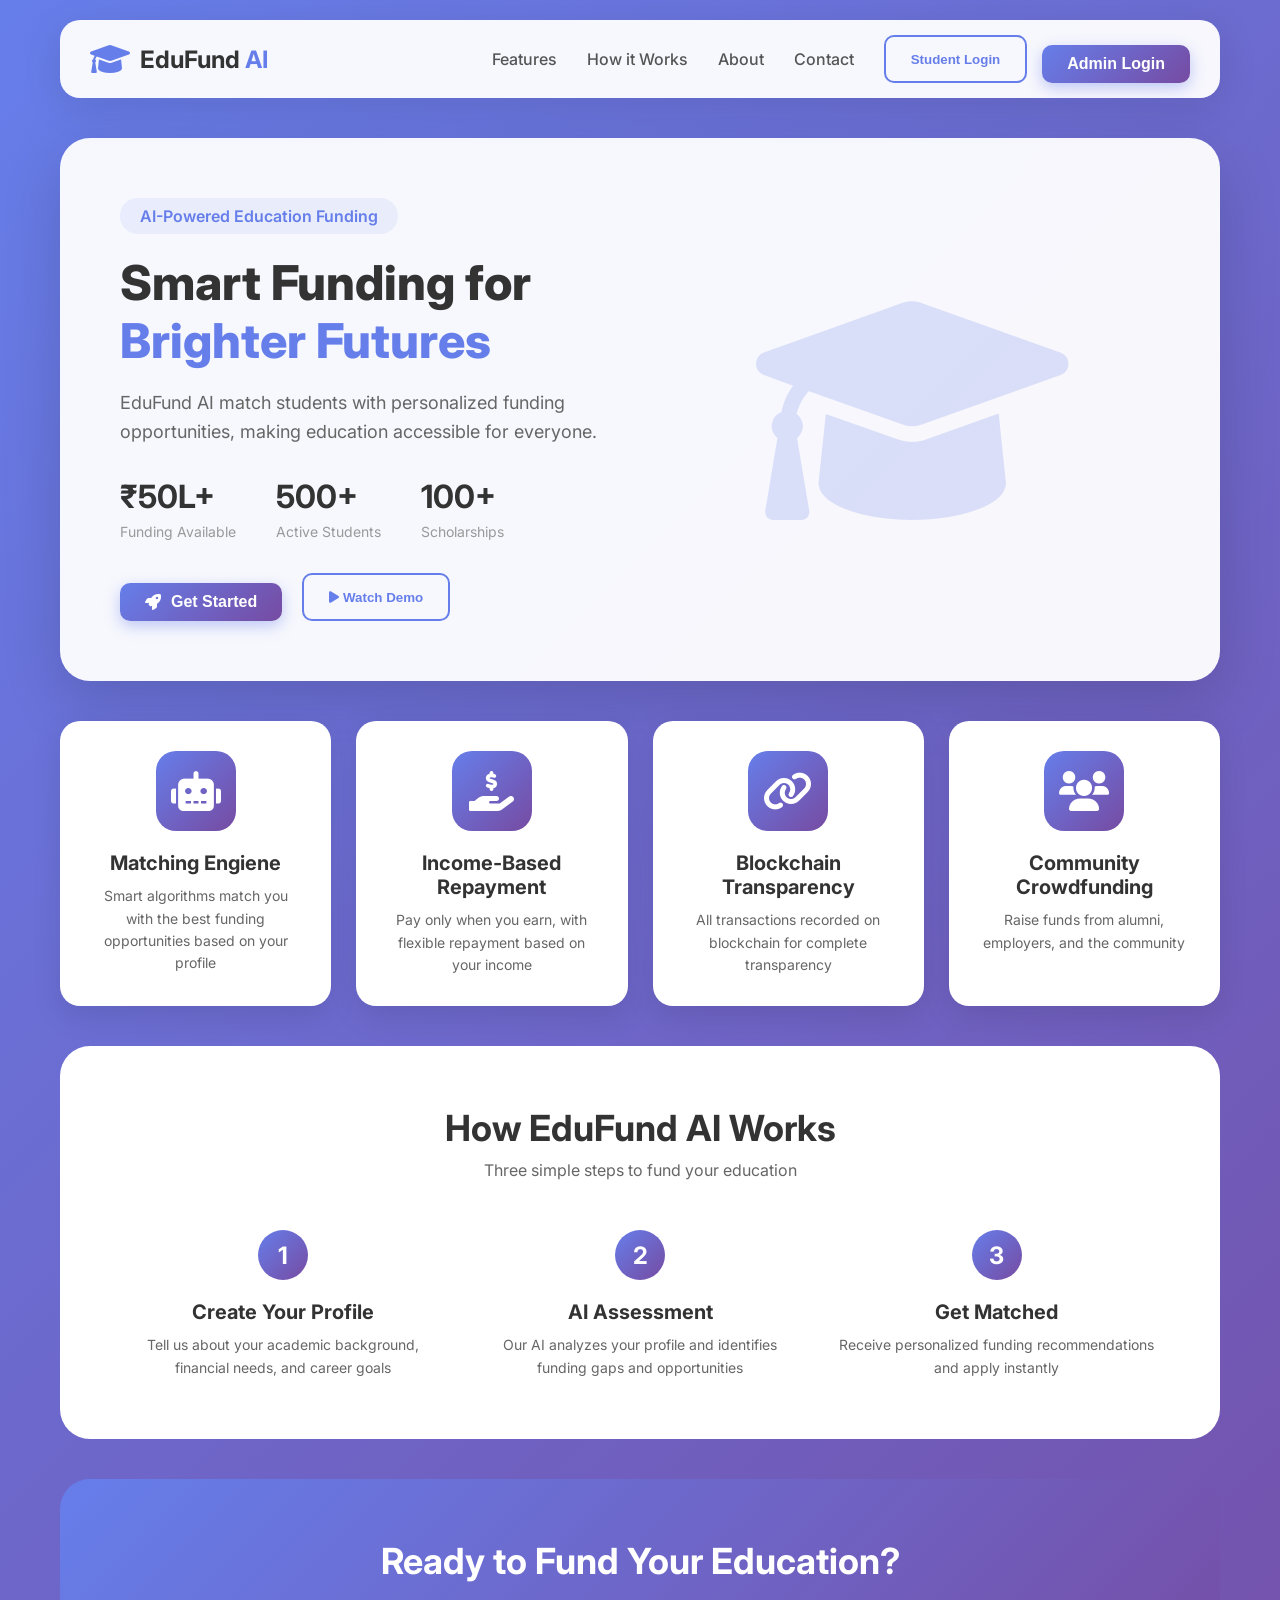
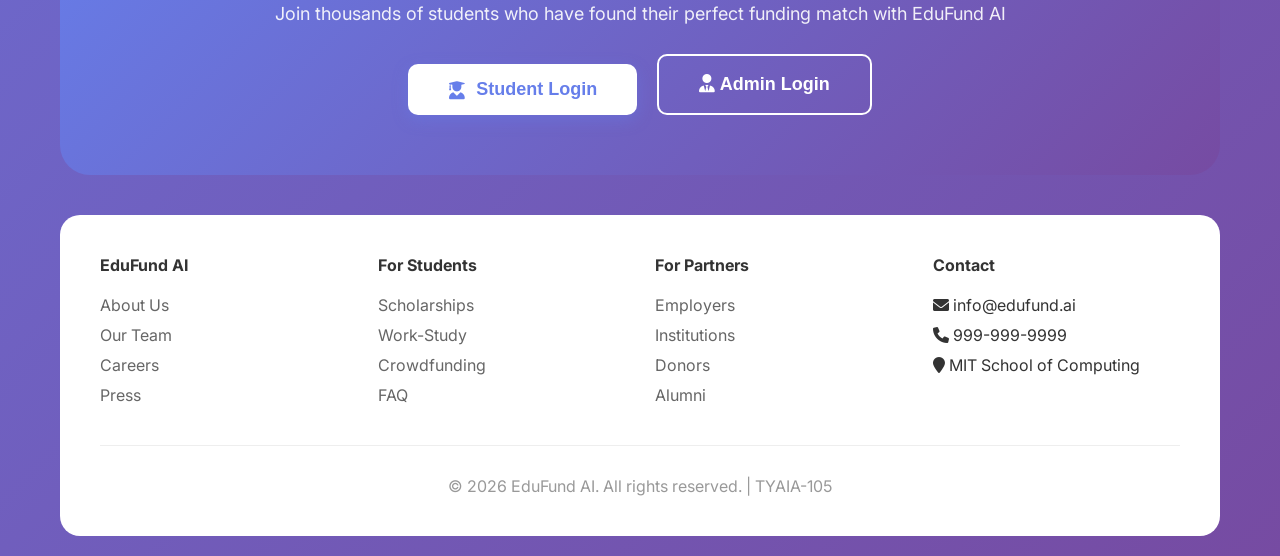
<file: frontend/index.html>
<!DOCTYPE html>
<html lang="en">
<head>
    <meta charset="UTF-8">
    <meta name="viewport" content="width=device-width, initial-scale=1.0">
    <title>EduFund AI - Smart Education Funding Platform</title>
    <link rel="stylesheet" href="style.css">
    <link href="https://fonts.googleapis.com/css2?family=Inter:wght@300;400;500;600;700;800&display=swap" rel="stylesheet">
    <link rel="stylesheet" href="https://cdnjs.cloudflare.com/ajax/libs/font-awesome/6.0.0-beta3/css/all.min.css">
    <style>
        /* Landing Page Specific Styles */
        .landing-body {
            background: linear-gradient(135deg, #667eea 0%, #764ba2 100%);
        }
        
        .landing-container {
            max-width: 1200px;
            margin: 0 auto;
            padding: 20px;
        }
        
        /* Navigation */
        .landing-nav {
            background: rgba(255, 255, 255, 0.95);
            border-radius: 20px;
            padding: 15px 30px;
            margin-bottom: 40px;
            display: flex;
            justify-content: space-between;
            align-items: center;
            backdrop-filter: blur(10px);
            box-shadow: 0 10px 40px rgba(0,0,0,0.1);
        }
        
        .nav-logo {
            display: flex;
            align-items: center;
            gap: 10px;
        }
        
        .nav-logo i {
            font-size: 32px;
            color: #667eea;
        }
        
        .nav-logo h2 {
            font-size: 24px;
            font-weight: 700;
            color: #333;
        }
        
        .nav-logo span {
            color: #667eea;
        }
        
        .nav-links {
            display: flex;
            gap: 30px;
            align-items: center;
        }
        
        .nav-links a {
            text-decoration: none;
            color: #555;
            font-weight: 500;
            transition: color 0.3s ease;
        }
        
        .nav-links a:hover {
            color: #667eea;
        }
        
        .nav-buttons {
            display: flex;
            gap: 15px;
        }
        
        .btn-outline {
            padding: 10px 25px;
            border: 2px solid #667eea;
            border-radius: 10px;
            background: transparent;
            color: #667eea;
            font-weight: 600;
            cursor: pointer;
            transition: all 0.3s ease;
        }
        
        .btn-outline:hover {
            background: #667eea;
            color: white;
        }
        
        .btn-primary {
            padding: 10px 25px;
            background: linear-gradient(135deg, #667eea 0%, #764ba2 100%);
            border: none;
            border-radius: 10px;
            color: white;
            font-weight: 600;
            cursor: pointer;
            transition: all 0.3s ease;
            box-shadow: 0 5px 15px rgba(102, 126, 234, 0.4);
        }
        
        .btn-primary:hover {
            transform: translateY(-2px);
            box-shadow: 0 8px 25px rgba(102, 126, 234, 0.5);
        }
        
        /* Hero Section */
        .hero {
            background: rgba(255, 255, 255, 0.95);
            border-radius: 30px;
            padding: 60px;
            margin-bottom: 40px;
            display: flex;
            align-items: center;
            gap: 50px;
            box-shadow: 0 20px 60px rgba(0,0,0,0.15);
        }
        
        .hero-content {
            flex: 1;
        }
        
        .hero-badge {
            background: rgba(102, 126, 234, 0.1);
            color: #667eea;
            padding: 8px 20px;
            border-radius: 30px;
            display: inline-block;
            font-weight: 600;
            margin-bottom: 20px;
        }
        
        .hero-content h1 {
            font-size: 48px;
            font-weight: 800;
            line-height: 1.2;
            margin-bottom: 20px;
            color: #333;
        }
        
        .hero-content .highlight {
            color: #667eea;
            position: relative;
        }
        
        .hero-content .highlight::after {
            content: '';
            position: absolute;
            bottom: 5px;
            left: 0;
            width: 100%;
            height: 10px;
            background: rgba(102, 126, 234, 0.2);
            z-index: -1;
        }
        
        .hero-content p {
            font-size: 18px;
            color: #666;
            margin-bottom: 30px;
            line-height: 1.6;
        }
        
        .hero-stats {
            display: flex;
            gap: 40px;
            margin: 30px 0;
        }
        
        .stat-item h3 {
            font-size: 32px;
            color: #333;
            margin-bottom: 5px;
        }
        
        .stat-item p {
            font-size: 14px;
            color: #999;
            margin: 0;
        }
        
        .hero-buttons {
            display: flex;
            gap: 20px;
        }
        
        .hero-image {
            flex: 1;
            text-align: center;
        }
        
        .hero-image i {
            font-size: 250px;
            color: #667eea;
            opacity: 0.2;
        }
        
        /* Features Section */
        .features {
            display: grid;
            grid-template-columns: repeat(4, 1fr);
            gap: 25px;
            margin-bottom: 40px;
        }
        
        .feature-card {
            background: white;
            border-radius: 20px;
            padding: 30px;
            text-align: center;
            box-shadow: 0 10px 30px rgba(0,0,0,0.1);
            transition: all 0.3s ease;
        }
        
        .feature-card:hover {
            transform: translateY(-10px);
            box-shadow: 0 20px 40px rgba(102, 126, 234, 0.2);
        }
        
        .feature-icon {
            width: 80px;
            height: 80px;
            background: linear-gradient(135deg, #667eea 0%, #764ba2 100%);
            border-radius: 20px;
            display: flex;
            align-items: center;
            justify-content: center;
            margin: 0 auto 20px;
        }
        
        .feature-icon i {
            font-size: 40px;
            color: white;
        }
        
        .feature-card h3 {
            font-size: 20px;
            color: #333;
            margin-bottom: 10px;
        }
        
        .feature-card p {
            color: #666;
            font-size: 14px;
            line-height: 1.6;
        }
        
        /* How It Works */
        .how-it-works {
            background: white;
            border-radius: 30px;
            padding: 60px;
            margin-bottom: 40px;
            text-align: center;
        }
        
        .section-title {
            font-size: 36px;
            color: #333;
            margin-bottom: 10px;
        }
        
        .section-subtitle {
            color: #666;
            margin-bottom: 50px;
        }
        
        .steps {
            display: flex;
            justify-content: space-between;
            gap: 30px;
        }
        
        .step {
            flex: 1;
            position: relative;
        }
        
        .step-number {
            width: 50px;
            height: 50px;
            background: linear-gradient(135deg, #667eea 0%, #764ba2 100%);
            border-radius: 50%;
            display: flex;
            align-items: center;
            justify-content: center;
            color: white;
            font-weight: 700;
            font-size: 24px;
            margin: 0 auto 20px;
        }
        
        .step h3 {
            font-size: 20px;
            color: #333;
            margin-bottom: 10px;
        }
        
        .step p {
            color: #666;
            font-size: 14px;
            line-height: 1.6;
        }
        
        /* CTA Section */
        .cta {
            background: linear-gradient(135deg, #667eea 0%, #764ba2 100%);
            border-radius: 30px;
            padding: 60px;
            text-align: center;
            color: white;
        }
        
        .cta h2 {
            font-size: 36px;
            margin-bottom: 20px;
        }
        
        .cta p {
            font-size: 18px;
            margin-bottom: 30px;
            opacity: 0.9;
        }
        
        .cta-buttons {
            display: flex;
            gap: 20px;
            justify-content: center;
        }
        
        .cta .btn-primary {
            background: white;
            color: #667eea;
            padding: 15px 40px;
            font-size: 18px;
        }
        
        .cta .btn-outline {
            border-color: white;
            color: white;
            padding: 15px 40px;
            font-size: 18px;
        }
        
        .cta .btn-outline:hover {
            background: white;
            color: #667eea;
        }
        
        /* Footer */
        .footer {
            background: white;
            border-radius: 20px;
            padding: 40px;
            margin-top: 40px;
            display: grid;
            grid-template-columns: repeat(4, 1fr);
            gap: 30px;
        }
        
        .footer-col h4 {
            color: #333;
            margin-bottom: 20px;
        }
        
        .footer-col ul {
            list-style: none;
        }
        
        .footer-col ul li {
            margin-bottom: 10px;
        }
        
        .footer-col ul li a {
            color: #666;
            text-decoration: none;
            transition: color 0.3s ease;
        }
        
        .footer-col ul li a:hover {
            color: #667eea;
        }
        
        .copyright {
            grid-column: 1 / -1;
            text-align: center;
            color: #999;
            padding-top: 30px;
            border-top: 1px solid #eee;
        }
        
        /* Login Modal */
        .modal {
            display: none;
            position: fixed;
            top: 0;
            left: 0;
            width: 100%;
            height: 100%;
            background: rgba(0,0,0,0.5);
            align-items: center;
            justify-content: center;
            z-index: 1000;
        }
        
        .modal.active {
            display: flex;
        }
        
        .modal-content {
            background: white;
            border-radius: 20px;
            padding: 40px;
            max-width: 400px;
            width: 90%;
            box-shadow: 0 20px 60px rgba(0,0,0,0.3);
        }
        
        .modal-content h2 {
            margin-bottom: 20px;
            color: #333;
        }
        
        .modal-content .form-group {
            margin-bottom: 20px;
        }
        
        .modal-content input {
            width: 100%;
            padding: 15px;
            border: 2px solid #e0e0e0;
            border-radius: 10px;
            font-size: 15px;
        }
        
        .modal-content input:focus {
            border-color: #667eea;
            outline: none;
        }
        
        .role-selector {
            display: flex;
            gap: 20px;
            margin-bottom: 20px;
        }
        
        .role-option {
            flex: 1;
            padding: 10px;
            border: 2px solid #e0e0e0;
            border-radius: 10px;
            text-align: center;
            cursor: pointer;
            transition: all 0.3s ease;
        }
        
        .role-option.active {
            border-color: #667eea;
            background: rgba(102, 126, 234, 0.1);
        }
        
        .role-option i {
            display: block;
            font-size: 24px;
            margin-bottom: 5px;
            color: #667eea;
        }
        
        .switch-auth {
            margin-top: 20px;
            text-align: center;
        }
        
        .switch-auth a {
            color: #667eea;
            text-decoration: none;
        }
        
        @media (max-width: 1024px) {
            .features {
                grid-template-columns: repeat(2, 1fr);
            }
            
            .hero {
                flex-direction: column;
                text-align: center;
            }
            
            .hero-stats {
                justify-content: center;
            }
            
            .hero-buttons {
                justify-content: center;
            }
            
            .steps {
                flex-direction: column;
            }
            
            .footer {
                grid-template-columns: repeat(2, 1fr);
            }
        }
        
        @media (max-width: 768px) {
            .landing-nav {
                flex-direction: column;
                gap: 15px;
            }
            
            .nav-links {
                flex-direction: column;
                width: 100%;
            }
            
            .features {
                grid-template-columns: 1fr;
            }
        }
    </style>
</head>
<body class="landing-body">
    <div class="landing-container">
        <!-- Navigation -->
        <nav class="landing-nav">
            <div class="nav-logo">
                <i class="fas fa-graduation-cap"></i>
                <h2>EduFund <span>AI</span></h2>
            </div>
            <div class="nav-links">
                <a href="#features">Features</a>
                <a href="#how-it-works">How it Works</a>
                <a href="#about">About</a>
                <a href="#contact">Contact</a>
                <div class="nav-buttons">
                    <button class="btn-outline" onclick="showLoginModal('student')">Student Login</button>
                    <button class="btn-primary" onclick="showLoginModal('admin')">Admin Login</button>
                </div>
            </div>
        </nav>

        <!-- Hero Section -->
        <section class="hero">
            <div class="hero-content">
                <span class="hero-badge">AI-Powered Education Funding</span>
                <h1>
                    Smart Funding for
                    <span class="highlight">Brighter Futures</span>
                </h1>
                <p>
                    EduFund AI match students with personalized 
                    funding opportunities, making education accessible for everyone.
                </p>
                <div class="hero-stats">
                    <div class="stat-item">
                        <h3>₹50L+</h3>
                        <p>Funding Available</p>
                    </div>
                    <div class="stat-item">
                        <h3>500+</h3>
                        <p>Active Students</p>
                    </div>
                    <div class="stat-item">
                        <h3>100+</h3>
                        <p>Scholarships</p>
                    </div>
                </div>
                <div class="hero-buttons">
                    <button class="btn-primary" onclick="showLoginModal('student')">
                        <i class="fas fa-rocket"></i> Get Started
                    </button>
                    <button class="btn-outline" onclick="showDemo()">
                        <i class="fas fa-play"></i> Watch Demo
                    </button>
                </div>
            </div>
            <div class="hero-image">
                <i class="fas fa-graduation-cap"></i>
            </div>
        </section>

        <!-- Features Section -->
        <section id="features" class="features">
            <div class="feature-card">
                <div class="feature-icon">
                    <i class="fas fa-robot"></i>
                </div>
                <h3>Matching Engiene</h3>
                <p>Smart algorithms match you with the best funding opportunities based on your profile</p>
            </div>
            <div class="feature-card">
                <div class="feature-icon">
                    <i class="fas fa-hand-holding-usd"></i>
                </div>
                <h3>Income-Based Repayment</h3>
                <p>Pay only when you earn, with flexible repayment based on your income</p>
            </div>
            <div class="feature-card">
                <div class="feature-icon">
                    <i class="fas fa-link"></i>
                </div>
                <h3>Blockchain Transparency</h3>
                <p>All transactions recorded on blockchain for complete transparency</p>
            </div>
            <div class="feature-card">
                <div class="feature-icon">
                    <i class="fas fa-users"></i>
                </div>
                <h3>Community Crowdfunding</h3>
                <p>Raise funds from alumni, employers, and the community</p>
            </div>
        </section>

        <!-- How It Works -->
        <section id="how-it-works" class="how-it-works">
            <h2 class="section-title">How EduFund AI Works</h2>
            <p class="section-subtitle">Three simple steps to fund your education</p>
            
            <div class="steps">
                <div class="step">
                    <div class="step-number">1</div>
                    <h3>Create Your Profile</h3>
                    <p>Tell us about your academic background, financial needs, and career goals</p>
                </div>
                <div class="step">
                    <div class="step-number">2</div>
                    <h3>AI Assessment</h3>
                    <p>Our AI analyzes your profile and identifies funding gaps and opportunities</p>
                </div>
                <div class="step">
                    <div class="step-number">3</div>
                    <h3>Get Matched</h3>
                    <p>Receive personalized funding recommendations and apply instantly</p>
                </div>
            </div>
        </section>

        <!-- CTA Section -->
        <section class="cta">
            <h2>Ready to Fund Your Education?</h2>
            <p>Join thousands of students who have found their perfect funding match with EduFund AI</p>
            <div class="cta-buttons">
                <button class="btn-primary" onclick="showLoginModal('student')">
                    <i class="fas fa-user-graduate"></i> Student Login
                </button>
                <button class="btn-outline" onclick="showLoginModal('admin')">
                    <i class="fas fa-user-tie"></i> Admin Login
                </button>
            </div>
        </section>

        <!-- Footer -->
        <footer class="footer">
            <div class="footer-col">
                <h4>EduFund AI</h4>
                <ul>
                    <li><a href="#about">About Us</a></li>
                    <li><a href="#team">Our Team</a></li>
                    <li><a href="#careers">Careers</a></li>
                    <li><a href="#press">Press</a></li>
                </ul>
            </div>
            <div class="footer-col">
                <h4>For Students</h4>
                <ul>
                    <li><a href="#scholarships">Scholarships</a></li>
                    <li><a href="#work-study">Work-Study</a></li>
                    <li><a href="#crowdfunding">Crowdfunding</a></li>
                    <li><a href="#faq">FAQ</a></li>
                </ul>
            </div>
            <div class="footer-col">
                <h4>For Partners</h4>
                <ul>
                    <li><a href="#employers">Employers</a></li>
                    <li><a href="#institutions">Institutions</a></li>
                    <li><a href="#donors">Donors</a></li>
                    <li><a href="#alumni">Alumni</a></li>
                </ul>
            </div>
            <div class="footer-col">
                <h4>Contact</h4>
                <ul>
                    <li><i class="fas fa-envelope"></i> info@edufund.ai</li>
                    <li><i class="fas fa-phone"></i> 999-999-9999</li>
                    <li><i class="fas fa-map-marker"></i> MIT School of Computing</li>
                </ul>
            </div>
            <div class="copyright">
                <p>&copy; 2026 EduFund AI. All rights reserved. | TYAIA-105</p>
            </div>
        </footer>
    </div>

    <!-- Login Modal -->
    <div id="login-modal" class="modal">
        <div class="modal-content">
            <h2 id="modal-title">Student Login</h2>
            
            <div class="role-selector">
                <div class="role-option active" onclick="switchRole('student')">
                    <i class="fas fa-user-graduate"></i>
                    <span>Student</span>
                </div>
                <div class="role-option" onclick="switchRole('admin')">
                    <i class="fas fa-user-tie"></i>
                    <span>Admin</span>
                </div>
            </div>
            
            <form id="login-form">
                <div class="form-group">
                    <input type="email" id="login-email" placeholder="Email" required>
                </div>
                <div class="form-group">
                    <input type="password" id="login-password" placeholder="Password" required>
                </div>
                <button type="submit" class="btn-primary" style="width: 100%;">Login</button>
            </form>
            
            <div class="switch-auth">
                <a href="#" onclick="showSignup()">Don't have an account? Sign up</a>
            </div>
        </div>
    </div>

    <!-- Signup Modal -->
    <div id="signup-modal" class="modal">
        <div class="modal-content">
            <h2>Create Account</h2>
            
            <form id="signup-form">
                <div class="form-group">
                    <input type="text" id="signup-name" placeholder="Full Name" required>
                </div>
                <div class="form-group">
                    <input type="email" id="signup-email" placeholder="Email" required>
                </div>
                <div class="form-group">
                    <input type="password" id="signup-password" placeholder="Password" required>
                </div>
                <div class="form-group">
                    <input type="password" id="signup-confirm" placeholder="Confirm Password" required>
                </div>
                <button type="submit" class="btn-primary" style="width: 100%;">Sign Up</button>
            </form>
            
            <div class="switch-auth">
                <a href="#" onclick="showLogin()">Already have an account? Login</a>
            </div>
        </div>
    </div>

    <script>
        const API_BASE_URL = window.location.origin.includes('localhost') 
            ? 'http://localhost:5000/api' 
            : '/api';
        
        let currentRole = 'student';
        
        function showLoginModal(role) {
            currentRole = role;
            document.getElementById('modal-title').textContent = role === 'student' ? 'Student Login' : 'Admin Login';
            document.getElementById('login-modal').classList.add('active');
            
            // Update role selector
            document.querySelectorAll('.role-option').forEach(opt => {
                opt.classList.remove('active');
                if (opt.querySelector('span').textContent.toLowerCase() === role) {
                    opt.classList.add('active');
                }
            });
        }
        
        function switchRole(role) {
            currentRole = role;
            document.getElementById('modal-title').textContent = role === 'student' ? 'Student Login' : 'Admin Login';
            document.querySelectorAll('.role-option').forEach(opt => {
                opt.classList.remove('active');
                if (opt.querySelector('span').textContent.toLowerCase() === role) {
                    opt.classList.add('active');
                }
            });
        }
        
        function showSignup() {
            document.getElementById('login-modal').classList.remove('active');
            document.getElementById('signup-modal').classList.add('active');
        }
        
        function showLogin() {
            document.getElementById('signup-modal').classList.remove('active');
            document.getElementById('login-modal').classList.add('active');
        }
        
        function showDemo() {
            alert('Demo video would play here!');
        }
        
        // Login Form
        document.getElementById('login-form')?.addEventListener('submit', async function(e) {
            e.preventDefault();
            
            const email = document.getElementById('login-email').value;
            const password = document.getElementById('login-password').value;
            
            try {
                const response = await fetch(`${API_BASE_URL}/auth/login`, {
                    method: 'POST',
                    headers: { 'Content-Type': 'application/json' },
                    body: JSON.stringify({ email, password })
                });
                
                const data = await response.json();
                
                if (data.success) {
                    // Store both token and user data
                    localStorage.setItem('token', data.access_token);
                    localStorage.setItem('user', JSON.stringify(data.user));
                    
                    console.log('Login successful:', data.user);
                    
                    if (data.user.role === 'admin') {
                        window.location.href = '/admin';
                    } else {
                        window.location.href = '/student';
                    }
                } else {
                    alert('Invalid credentials');
                }
            } catch (error) {
                console.error('Login error:', error);
                alert('Login failed');
            }
        });

        // Signup Form
        document.getElementById('signup-form')?.addEventListener('submit', async function(e) {
            e.preventDefault();
            
            const name = document.getElementById('signup-name').value;
            const email = document.getElementById('signup-email').value;
            const password = document.getElementById('signup-password').value;
            const confirm = document.getElementById('signup-confirm').value;
            
            if (password !== confirm) {
                alert('Passwords do not match');
                return;
            }
            
            try {
                const response = await fetch(`${API_BASE_URL}/auth/register`, {
                    method: 'POST',
                    headers: { 'Content-Type': 'application/json' },
                    body: JSON.stringify({
                        name,
                        email,
                        password,
                        role: 'student'
                    })
                });
                
                const data = await response.json();
                
                if (data.success) {
                    // Store both token and user data
                    localStorage.setItem('token', data.access_token);
                    localStorage.setItem('user', JSON.stringify(data.user));
                    
                    alert('Registration successful!');
                    window.location.href = '/student';
                } else {
                    alert('Registration failed: ' + (data.error || 'Unknown error'));
                }
            } catch (error) {
                console.error('Signup error:', error);
                alert('Signup failed');
            }
        });
        
        // Close modal when clicking outside
        window.onclick = function(event) {
            if (event.target.classList.contains('modal')) {
                event.target.classList.remove('active');
            }
        }
    </script>
</body>
</html>
</file>
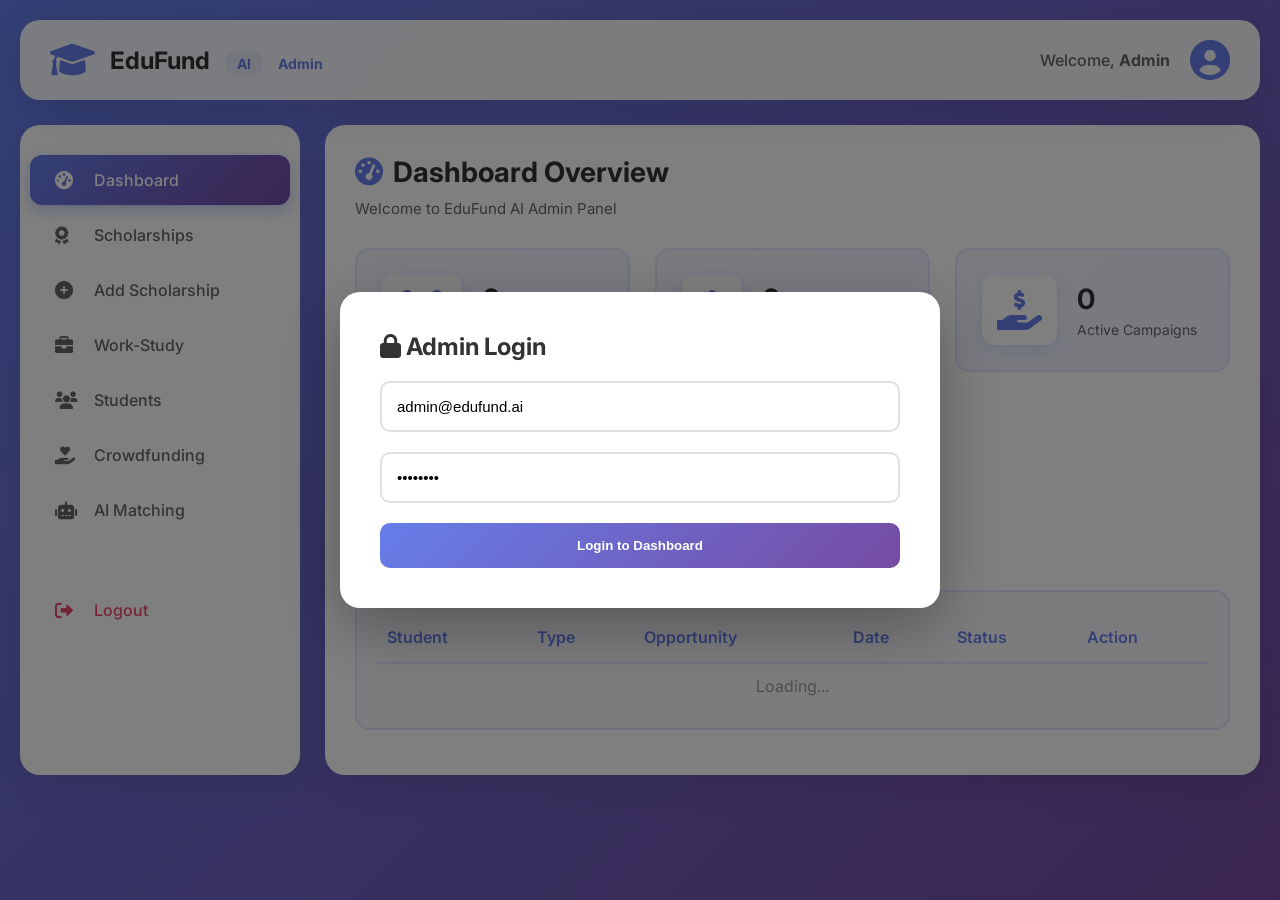
<file: frontend/admin.html>
<!DOCTYPE html>
<html lang="en">
<head>
    <meta charset="UTF-8">
    <meta name="viewport" content="width=device-width, initial-scale=1.0">
    <title>EduFund AI - Admin Dashboard</title>
    <link rel="stylesheet" href="style.css">
    <link href="https://fonts.googleapis.com/css2?family=Inter:wght@300;400;500;600;700&display=swap" rel="stylesheet">
    <link rel="stylesheet" href="https://cdnjs.cloudflare.com/ajax/libs/font-awesome/6.0.0-beta3/css/all.min.css">
    <style>
        /* Admin-specific styles that complement the existing style.css */
        .admin-body {
            background: linear-gradient(135deg, #667eea 0%, #764ba2 100%);
            min-height: 100vh;
        }

        .admin-container {
            max-width: 1400px;
            margin: 0 auto;
            padding: 20px;
        }

        /* Admin Header */
        .admin-header {
            background: rgba(255, 255, 255, 0.95);
            border-radius: 20px;
            padding: 20px 30px;
            margin-bottom: 25px;
            box-shadow: 0 10px 40px rgba(0,0,0,0.1);
            display: flex;
            justify-content: space-between;
            align-items: center;
            backdrop-filter: blur(10px);
        }

        .admin-logo {
            display: flex;
            align-items: center;
            gap: 15px;
        }

        .admin-logo i {
            font-size: 36px;
            color: #667eea;
        }

        .admin-logo h1 {
            font-size: 24px;
            font-weight: 700;
            color: #333;
        }

        .admin-logo span {
            color: #667eea;
            background: rgba(102, 126, 234, 0.1);
            padding: 4px 12px;
            border-radius: 20px;
            font-size: 14px;
            margin-left: 10px;
        }

        .admin-profile {
            display: flex;
            align-items: center;
            gap: 20px;
        }

        .admin-profile span {
            color: #666;
            font-weight: 500;
        }

        .admin-profile i {
            font-size: 40px;
            color: #667eea;
            cursor: pointer;
        }

        /* Admin Dashboard Layout */
        .admin-dashboard {
            display: flex;
            gap: 25px;
            min-height: 650px;
        }

        /* Admin Sidebar */
        .admin-sidebar {
            width: 280px;
            background: white;
            border-radius: 20px;
            padding: 25px 0;
            box-shadow: 0 10px 40px rgba(0,0,0,0.1);
            display: flex;
            flex-direction: column;
        }

        .admin-nav {
            list-style: none;
            flex-grow: 1;
        }

        .admin-nav li {
            padding: 15px 25px;
            margin: 5px 10px;
            border-radius: 12px;
            cursor: pointer;
            transition: all 0.3s ease;
            display: flex;
            align-items: center;
            gap: 15px;
            color: #666;
            font-weight: 500;
        }

        .admin-nav li i {
            width: 24px;
            font-size: 18px;
        }

        .admin-nav li:hover {
            background: #f5f5f5;
            color: #667eea;
        }

        .admin-nav li.active {
            background: linear-gradient(135deg, #667eea 0%, #764ba2 100%);
            color: white;
            box-shadow: 0 5px 15px rgba(102, 126, 234, 0.4);
        }

        .admin-nav li.logout {
            margin-top: 50px;
            color: #ef476f;
        }

        .admin-nav li.logout:hover {
            background: #fee;
        }

        /* Admin Main Content */
        .admin-main {
            flex: 1;
            background: white;
            border-radius: 20px;
            padding: 30px;
            box-shadow: 0 10px 40px rgba(0,0,0,0.1);
        }

        .admin-tab {
            display: none;
        }

        .admin-tab.active {
            display: block;
            animation: fadeIn 0.5s ease;
        }

        .admin-tab h1 {
            font-size: 28px;
            margin-bottom: 10px;
            color: #333;
            display: flex;
            align-items: center;
            gap: 10px;
        }

        .admin-tab h1 i {
            color: #667eea;
        }

        .admin-tab h2 {
            font-size: 20px;
            margin: 25px 0 15px;
            color: #444;
        }

        .section-desc {
            color: #666;
            margin-bottom: 30px;
            font-size: 15px;
        }

        /* Stats Grid */
        .stats-grid {
            display: grid;
            grid-template-columns: repeat(auto-fit, minmax(240px, 1fr));
            gap: 25px;
            margin-bottom: 30px;
        }

        .stat-card {
            background: linear-gradient(135deg, #f5f7ff 0%, #f0f3ff 100%);
            border-radius: 15px;
            padding: 25px;
            display: flex;
            align-items: center;
            gap: 20px;
            border: 2px solid #e0e7ff;
            transition: all 0.3s ease;
        }

        .stat-card:hover {
            transform: translateY(-5px);
            border-color: #667eea;
            box-shadow: 0 10px 30px rgba(102, 126, 234, 0.2);
        }

        .stat-card i {
            font-size: 40px;
            color: #667eea;
            background: white;
            padding: 15px;
            border-radius: 12px;
            box-shadow: 0 5px 15px rgba(102, 126, 234, 0.2);
        }

        .stat-info h3 {
            font-size: 28px;
            font-weight: 700;
            color: #333;
            margin-bottom: 5px;
        }

        .stat-info p {
            color: #666;
            font-size: 14px;
        }

        /* Tables */
        .table-container {
            background: #f8f9ff;
            border-radius: 15px;
            padding: 20px;
            border: 2px solid #e0e7ff;
            overflow-x: auto;
        }

        table {
            width: 100%;
            border-collapse: collapse;
        }

        th {
            text-align: left;
            padding: 15px 10px;
            color: #667eea;
            font-weight: 600;
            border-bottom: 2px solid #e0e7ff;
        }

        td {
            padding: 12px 10px;
            color: #555;
            border-bottom: 1px solid #e0e7ff;
        }

        tr:last-child td {
            border-bottom: none;
        }

        tr:hover td {
            background: rgba(102, 126, 234, 0.05);
        }

        /* Forms */
        .admin-form {
            max-width: 800px;
            background: #f8f9ff;
            padding: 30px;
            border-radius: 15px;
            border: 2px solid #e0e7ff;
        }

        .form-row {
            display: flex;
            gap: 20px;
            margin-bottom: 20px;
        }

        .form-group {
            flex: 1;
        }

        .form-group label {
            display: block;
            margin-bottom: 8px;
            color: #555;
            font-weight: 500;
            font-size: 14px;
        }

        .form-group label i {
            color: #667eea;
            margin-right: 8px;
        }

        .form-group input,
        .form-group select,
        .form-group textarea {
            width: 100%;
            padding: 12px 15px;
            border: 2px solid #e0e0e0;
            border-radius: 10px;
            font-size: 15px;
            transition: all 0.3s ease;
            font-family: 'Inter', sans-serif;
        }

        .form-group input:focus,
        .form-group select:focus,
        .form-group textarea:focus {
            border-color: #667eea;
            outline: none;
            box-shadow: 0 0 0 3px rgba(102, 126, 234, 0.1);
        }

        .checkbox-group {
            display: flex;
            gap: 30px;
            margin: 20px 0;
            flex-wrap: wrap;
        }

        .checkbox-group label {
            display: flex;
            align-items: center;
            gap: 8px;
            color: #555;
            cursor: pointer;
        }

        .checkbox-group input[type="checkbox"] {
            width: 18px;
            height: 18px;
            accent-color: #667eea;
        }

        /* Cards Grid */
        .cards-grid {
            display: grid;
            grid-template-columns: repeat(auto-fit, minmax(300px, 1fr));
            gap: 25px;
            margin-top: 20px;
        }

        .card {
            background: white;
            border-radius: 15px;
            padding: 25px;
            box-shadow: 0 5px 20px rgba(0,0,0,0.05);
            border: 2px solid #f0f0f0;
            transition: all 0.3s ease;
        }

        .card:hover {
            transform: translateY(-5px);
            border-color: #667eea;
            box-shadow: 0 10px 30px rgba(102, 126, 234, 0.2);
        }

        .card-header {
            display: flex;
            justify-content: space-between;
            align-items: center;
            margin-bottom: 15px;
        }

        .card-header i {
            font-size: 24px;
            color: #667eea;
            background: #f0f3ff;
            padding: 10px;
            border-radius: 10px;
        }

        .status-badge {
            padding: 4px 12px;
            border-radius: 20px;
            font-size: 12px;
            font-weight: 600;
        }

        .status-badge.active {
            background: #e8f5e9;
            color: #2e7d32;
        }

        .status-badge.pending {
            background: #fff3e0;
            color: #f57c00;
        }

        .status-badge.closed {
            background: #ffebee;
            color: #c62828;
        }

        .card h3 {
            color: #333;
            margin-bottom: 10px;
        }

        .card .provider {
            color: #667eea;
            font-weight: 500;
            margin-bottom: 10px;
        }

        .card .amount {
            font-size: 24px;
            font-weight: 700;
            color: #333;
            margin: 15px 0;
        }

        .card .deadline {
            color: #666;
            font-size: 14px;
            margin-bottom: 15px;
        }

        .card .deadline i {
            color: #667eea;
            margin-right: 5px;
        }

        .card-footer {
            display: flex;
            gap: 10px;
            margin-top: 20px;
        }

        .btn-small {
            padding: 8px 15px;
            border: none;
            border-radius: 8px;
            font-size: 13px;
            font-weight: 600;
            cursor: pointer;
            transition: all 0.3s ease;
            display: inline-flex;
            align-items: center;
            gap: 5px;
        }

        .btn-small.edit {
            background: #f0f3ff;
            color: #667eea;
        }

        .btn-small.edit:hover {
            background: #667eea;
            color: white;
        }

        .btn-small.delete {
            background: #ffebee;
            color: #ef476f;
        }

        .btn-small.delete:hover {
            background: #ef476f;
            color: white;
        }

        .btn-small.view {
            background: #e8f5e9;
            color: #2e7d32;
        }

        /* Search Bar */
        .search-bar {
            display: flex;
            align-items: center;
            gap: 15px;
            margin-bottom: 25px;
        }

        .search-bar input {
            flex: 1;
            padding: 15px;
            border: 2px solid #e0e0e0;
            border-radius: 10px;
            font-size: 15px;
        }

        .search-bar button {
            padding: 15px 25px;
            background: linear-gradient(135deg, #667eea 0%, #764ba2 100%);
            color: white;
            border: none;
            border-radius: 10px;
            font-weight: 600;
            cursor: pointer;
            transition: all 0.3s ease;
        }

        .search-bar button:hover {
            transform: translateY(-2px);
            box-shadow: 0 5px 15px rgba(102, 126, 234, 0.4);
        }

        
        /* Update modal styles */
        .modal {
            position: fixed;
            top: 0;
            left: 0;
            width: 100%;
            height: 100%;
            background: rgba(0,0,0,0.5);
            display: none;
            justify-content: center;
            align-items: center;
            z-index: 1000;
            overflow-y: auto; /* Enable scrolling on modal backdrop */
            padding: 20px;
        }

        .modal-content {
            background: white;
            border-radius: 20px;
            padding: 40px;
            max-width: 600px;
            width: 90%;
            max-height: 90vh; /* Limit height */
            overflow-y: auto; /* Make content scrollable */
            box-shadow: 0 20px 60px rgba(0,0,0,0.3);
            position: relative;
            margin: auto;
        }

        /* Add close button to modal */
        .modal-close {
            position: absolute;
            top: 15px;
            right: 15px;
            background: none;
            border: none;
            font-size: 24px;
            cursor: pointer;
            color: #666;
            transition: color 0.3s ease;
            width: 30px;
            height: 30px;
            display: flex;
            align-items: center;
            justify-content: center;
            border-radius: 50%;
        }

        .modal-close:hover {
            color: #ef476f;
            background: #fee;
        }

        /* Close when clicking outside */
        .modal {
            cursor: pointer;
        }

        .modal-content {
            cursor: default;
        }


        .modal-content h2 {
            margin-bottom: 20px;
            color: #333;
        }

        .modal-content form {
            display: flex;
            flex-direction: column;
            gap: 20px;
        }

        .modal-content input {
            padding: 15px;
            border: 2px solid #e0e0e0;
            border-radius: 10px;
            font-size: 15px;
        }

        .modal-content button {
            padding: 15px;
            background: linear-gradient(135deg, #667eea 0%, #764ba2 100%);
            color: white;
            border: none;
            border-radius: 10px;
            font-weight: 600;
            cursor: pointer;
        }

        /* Loading Spinner */
        .loading-spinner {
            text-align: center;
            padding: 50px;
        }

        .spinner {
            border: 4px solid #f3f3f3;
            border-top: 4px solid #667eea;
            border-radius: 50%;
            width: 40px;
            height: 40px;
            animation: spin 1s linear infinite;
            margin: 0 auto 20px;
        }

        @keyframes spin {
            0% { transform: rotate(0deg); }
            100% { transform: rotate(360deg); }
        }

        @keyframes fadeIn {
            from { opacity: 0; transform: translateY(20px); }
            to { opacity: 1; transform: translateY(0); }
        }

        /* Responsive */
        @media (max-width: 1024px) {
            .admin-dashboard {
                flex-direction: column;
            }
            
            .admin-sidebar {
                width: 100%;
            }
            
            .form-row {
                flex-direction: column;
            }
            
            .admin-header {
                flex-direction: column;
                text-align: center;
                gap: 15px;
            }
        }
    </style>
</head>
<body class="admin-body">
    <div class="admin-container">
        <!-- Admin Header (matches index style) -->
        <header class="admin-header">
            <div class="admin-logo">
                <i class="fas fa-graduation-cap"></i>
                <h1>EduFund <span>AI</span> <small style="font-size: 14px; color: #667eea; margin-left: 10px;">Admin</small></h1>
            </div>
            <div class="admin-profile">
                <span>Welcome, <strong id="admin-name">Admin</strong></span>
                <i class="fas fa-user-circle"></i>
            </div>
        </header>

        <!-- Admin Dashboard -->
        <div class="admin-dashboard">
            <!-- Admin Sidebar (matches nav style from index) -->
            <div class="admin-sidebar">
                <ul class="admin-nav">
                    <li class="active" data-tab="dashboard">
                        <i class="fas fa-tachometer-alt"></i>
                        <span>Dashboard</span>
                    </li>
                    <li data-tab="scholarships">
                        <i class="fas fa-award"></i>
                        <span>Scholarships</span>
                    </li>
                    <li data-tab="add-scholarship">
                        <i class="fas fa-plus-circle"></i>
                        <span>Add Scholarship</span>
                    </li>
                    <li data-tab="work-study">
                        <i class="fas fa-briefcase"></i>
                        <span>Work-Study</span>
                    </li>
                    <li data-tab="students">
                        <i class="fas fa-users"></i>
                        <span>Students</span>
                    </li>
                    <li data-tab="campaigns">
                        <i class="fas fa-hand-holding-heart"></i>
                        <span>Crowdfunding</span>
                    </li>
                    <li data-tab="matching">
                        <i class="fas fa-robot"></i>
                        <span>AI Matching</span>
                    </li>
                    <li class="logout" data-tab="logout">
                        <i class="fas fa-sign-out-alt"></i>
                        <span>Logout</span>
                    </li>
                </ul>
            </div>

            <!-- Admin Main Content -->
            <div class="admin-main">
                <!-- Dashboard Tab -->
                <div id="dashboard" class="admin-tab active">
                    <h1><i class="fas fa-tachometer-alt"></i> Dashboard Overview</h1>
                    <p class="section-desc">Welcome to EduFund AI Admin Panel</p>
                    
                    <div class="stats-grid">
                        <div class="stat-card">
                            <i class="fas fa-users"></i>
                            <div class="stat-info">
                                <h3 id="total-students">0</h3>
                                <p>Total Students</p>
                            </div>
                        </div>
                        <div class="stat-card">
                            <i class="fas fa-award"></i>
                            <div class="stat-info">
                                <h3 id="active-scholarships">0</h3>
                                <p>Active Scholarships</p>
                            </div>
                        </div>
                        <div class="stat-card">
                            <i class="fas fa-hand-holding-usd"></i>
                            <div class="stat-info">
                                <h3 id="active-campaigns">0</h3>
                                <p>Active Campaigns</p>
                            </div>
                        </div>
                        <div class="stat-card">
                            <i class="fas fa-file-alt"></i>
                            <div class="stat-info">
                                <h3 id="total-applications">0</h3>
                                <p>Total Applications</p>
                            </div>
                        </div>
                    </div>

                    <h2><i class="fas fa-clock"></i> Recent Applications</h2>
                    <div class="table-container">
                        <table id="recent-applications-table">
                            <thead>
                                <tr>
                                    <th>Student</th>
                                    <th>Type</th>
                                    <th>Opportunity</th>
                                    <th>Date</th>
                                    <th>Status</th>
                                    <th>Action</th>
                                </tr>
                            </thead>
                            <tbody id="recent-applications">
                                <tr>
                                    <td colspan="6" style="text-align: center; color: #999;">Loading...</td>
                                </tr>
                            </tbody>
                        </table>
                    </div>
                </div>

                <!-- Scholarships Tab -->
                <div id="scholarships" class="admin-tab">
                    <h1><i class="fas fa-award"></i> Manage Scholarships</h1>
                    <div class="search-bar">
                        <input type="text" id="scholarship-search" placeholder="Search scholarships by name, provider...">
                        <button onclick="searchScholarships()"><i class="fas fa-search"></i> Search</button>
                    </div>
                    <div class="cards-grid" id="scholarships-list">
                        <!-- Populated by JS -->
                    </div>
                </div>

                <!-- Add Scholarship Tab -->
                
                <div id="add-scholarship" class="admin-tab">
                    <h1><i class="fas fa-plus-circle"></i> Add New Scholarship</h1>
                    <form id="scholarship-form" class="admin-form">
                        <div class="form-group">
                            <label><i class="fas fa-graduation-cap"></i> Scholarship Name</label>
                            <input type="text" id="scholarship-name" placeholder="e.g., Merit Excellence Scholarship" required>
                        </div>
                        
                        <div class="form-group">
                            <label><i class="fas fa-building"></i> Provider/Organization</label>
                            <input type="text" id="scholarship-provider" placeholder="e.g., EduFund Foundation" required>
                        </div>
                        
                        <div class="form-row">
                            <div class="form-group">
                                <label><i class="fas fa-rupee-sign"></i> Amount (₹)</label>
                                <input type="number" id="scholarship-amount" placeholder="e.g., 50000" required>
                            </div>
                            <div class="form-group">
                                <label><i class="fas fa-calendar"></i> Deadline</label>
                                <input type="date" id="scholarship-deadline" required>
                            </div>
                        </div>
                        
                        <!-- NEW: Link field -->
                        <div class="form-group">
                            <label><i class="fas fa-link"></i> Official Website Link</label>
                            <input type="url" id="scholarship-link" placeholder="https://scholarship-website.com/apply" required>
                            <small style="color: #666;">Students will be redirected to this link to apply</small>
                        </div>
                        
                        <div class="form-group">
                            <label><i class="fas fa-align-left"></i> Description</label>
                            <textarea id="scholarship-description" rows="3" placeholder="Describe the scholarship details..."></textarea>
                        </div>
                        
                        <h3 style="color: #667eea; margin: 20px 0 15px;">Eligibility Criteria</h3>
                        
                        <div class="form-row">
                            <div class="form-group">
                                <label><i class="fas fa-star"></i> Minimum Academic Score (%)</label>
                                <input type="number" id="min-academic-score" min="0" max="100" placeholder="e.g., 75">
                            </div>
                            <div class="form-group">
                                <label><i class="fas fa-rupee-sign"></i> Maximum Family Income (₹)</label>
                                <input type="number" id="max-income" placeholder="e.g., 500000">
                            </div>
                        </div>
                        
                        <div class="form-group">
                            <label><i class="fas fa-book"></i> Eligible Courses</label>
                            <input type="text" id="eligible-courses" placeholder="e.g., Engineering, Medical, Arts (comma separated, or 'all')">
                        </div>
                        
                        <div class="checkbox-group">
                            <label>
                                <input type="checkbox" id="merit-based"> Merit Based
                            </label>
                            <label>
                                <input type="checkbox" id="need-based"> Need Based
                            </label>
                            <label>
                                <input type="checkbox" id="requires-extracurricular"> Requires Extracurricular
                            </label>
                        </div>
                        
                        <div class="form-group">
                            <label><i class="fas fa-clipboard-list"></i> Other Requirements</label>
                            <textarea id="other-requirements" rows="2" placeholder="Any other requirements..."></textarea>
                        </div>
                        
                        <button type="submit" class="btn-primary" style="width: 100%;">
                            <i class="fas fa-save"></i> Add Scholarship
                        </button>
                    </form>
                </div>

                <!-- Work-Study Tab -->
                <div id="work-study" class="admin-tab">
                    <h1><i class="fas fa-briefcase"></i> Work-Study Opportunities</h1>
                    
                    <div style="display: flex; gap: 20px; margin-bottom: 30px;">
                        <button class="btn-primary" onclick="showAddWorkStudy()">
                            <i class="fas fa-plus"></i> Add New Opportunity
                        </button>
                    </div>
                    
                    <div class="cards-grid" id="work-study-list">
                        <!-- Populated by JS -->
                    </div>
                </div>

                <!-- Students Tab -->
                <div id="students" class="admin-tab">
                    <h1><i class="fas fa-users"></i> Students</h1>
                    <div class="search-bar">
                        <input type="text" id="student-search" placeholder="Search students by name, email, course...">
                        <button onclick="searchStudents()"><i class="fas fa-search"></i> Search</button>
                    </div>
                    <div class="cards-grid" id="students-list">
                        <!-- Populated by JS -->
                    </div>
                </div>

                <!-- Crowdfunding Tab -->
                <div id="campaigns" class="admin-tab">
                    <h1><i class="fas fa-hand-holding-heart"></i> Crowdfunding Campaigns</h1>
                    <div class="cards-grid" id="campaigns-list">
                        <!-- Populated by JS -->
                    </div>
                </div>

                <!-- AI Matching Tab -->
                <div id="matching" class="admin-tab">
                    <h1><i class="fas fa-robot"></i> AI Matching Engine</h1>
                    
                    <div class="admin-form" style="margin-bottom: 30px;">
                        <h3 style="color: #667eea; margin-bottom: 20px;">Find Students for Scholarship</h3>
                        <select id="scholarship-select" style="width: 100%; padding: 15px; margin-bottom: 20px; border: 2px solid #e0e0e0; border-radius: 10px;">
                            <option value="">Select a scholarship...</option>
                        </select>
                        <button onclick="findEligibleStudents()" class="btn-primary" style="width: 100%;">
                            <i class="fas fa-search"></i> Find Eligible Students
                        </button>
                    </div>
                    
                    <div id="matching-results" class="cards-grid">
                        <!-- Populated by JS -->
                    </div>
                </div>
            </div>
        </div>
    </div>
    <!-- Login Modal (hidden by default) -->
    <div id="login-modal" class="modal" style="display: none;">
        <div class="modal-content">
            <h2><i class="fas fa-lock"></i> Admin Login</h2>
            <form id="admin-login-form">
                <input type="email" id="admin-email" placeholder="Email" value="admin@edufund.ai">
                <input type="password" id="admin-password" placeholder="Password" value="admin123">
                <button type="submit">Login to Dashboard</button>
            </form>
        </div>
    </div>

    

    <!-- Add Work-Study Modal -->
    <div id="work-study-modal" class="modal" style="display: none;">
        <div class="modal-content">
            <button class="modal-close" onclick="closeModal('work-study-modal')">&times;</button>
            <h2><i class="fas fa-briefcase"></i> Add Work-Study Opportunity</h2>
            <form id="work-study-form">
                <div class="form-group">
                    <label>Job Title</label>
                    <input type="text" id="work-title" required>
                </div>
                
                <div class="form-group">
                    <label>Organization</label>
                    <input type="text" id="work-organization" required>
                </div>
                
                <div class="form-row">
                    <div class="form-group">
                        <label>Stipend (₹/month)</label>
                        <input type="number" id="work-stipend" required>
                    </div>
                    <div class="form-group">
                        <label>Hours/Week</label>
                        <input type="number" id="work-hours" required>
                    </div>
                </div>
                
                <div class="form-row">
                    <div class="form-group">
                        <label>Duration (months)</label>
                        <input type="number" id="work-duration" value="6">
                    </div>
                    <div class="form-group">
                        <label>Deadline</label>
                        <input type="date" id="work-deadline" required>
                    </div>
                </div>
                
                <div class="form-group">
                    <label>Location</label>
                    <input type="text" id="work-location" placeholder="City or 'Remote'">
                </div>
                
                <div class="checkbox-group">
                    <label>
                        <input type="checkbox" id="work-remote"> Remote Work Available
                    </label>
                </div>
                
                <div class="form-group">
                    <label>Required Skills</label>
                    <input type="text" id="work-skills" placeholder="e.g., Python, Communication (comma separated)">
                </div>
                
                <div class="form-group">
                    <label>Description</label>
                    <textarea id="work-description" rows="3"></textarea>
                </div>
                
                <div style="display: flex; gap: 10px;">
                    <button type="submit" class="btn-primary" style="flex: 1;">Add Opportunity</button>
                    <button type="button" onclick="closeModal('work-study-modal')" class="btn-secondary" style="flex: 1;">Cancel</button>
                </div>
            </form>
        </div>
    </div>

    <script src="admin.js"></script>
</body>
</html>
</file>
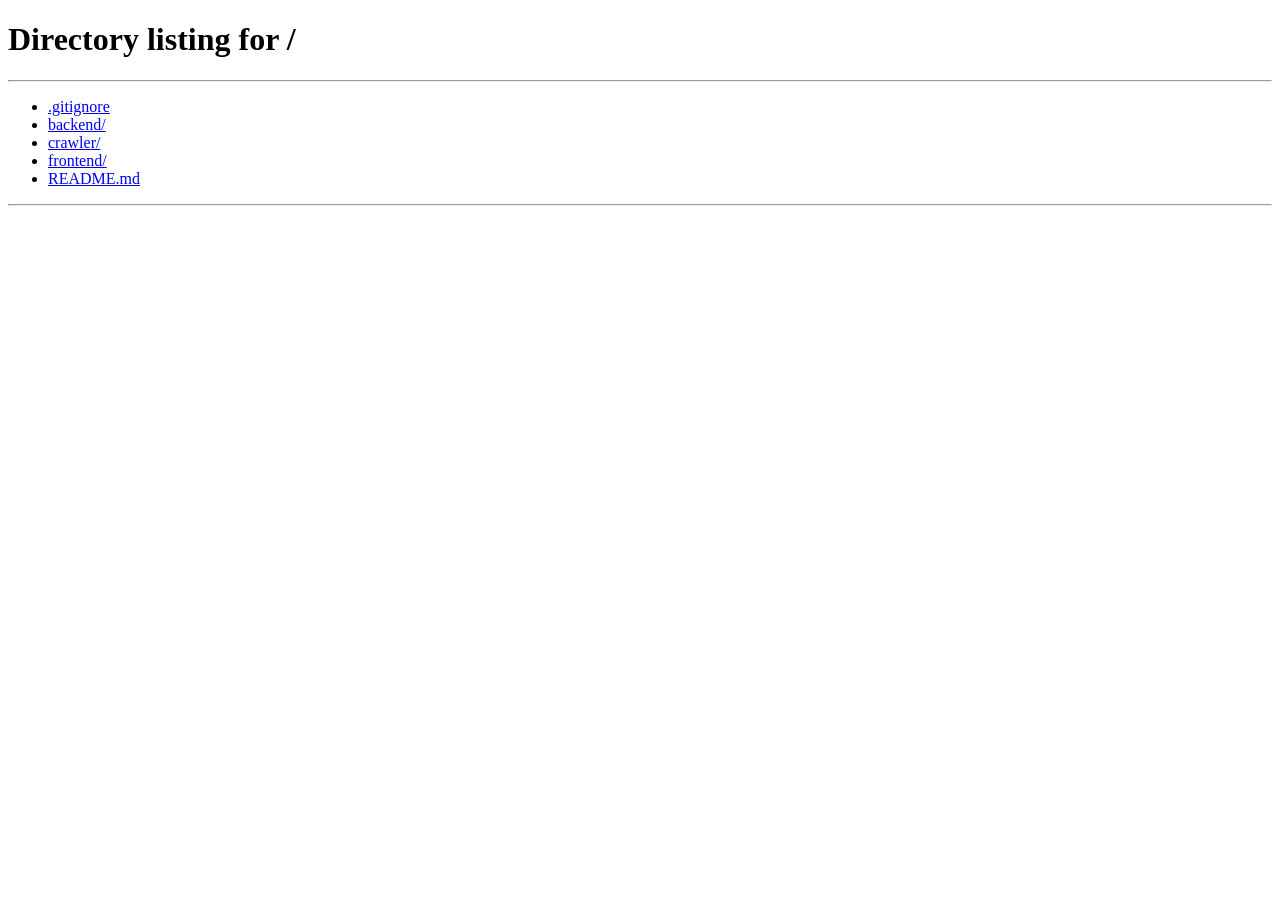
<file: frontend/student.html>
<!DOCTYPE html>
<html lang="en">
<head>
    <meta charset="UTF-8">
    <meta name="viewport" content="width=device-width, initial-scale=1.0">
    <title>EduFund AI - Student Portal</title>
    <link rel="stylesheet" href="style.css">
    <link href="https://fonts.googleapis.com/css2?family=Inter:wght@300;400;500;600;700&display=swap" rel="stylesheet">
    <link rel="stylesheet" href="https://cdnjs.cloudflare.com/ajax/libs/font-awesome/6.0.0-beta3/css/all.min.css">
</head>
<body>
    <div class="container">
        <!-- Header -->
        <header class="header">
            <div class="logo">
                <i class="fas fa-graduation-cap"></i>
                <h1>EduFund <span>AI</span> <small style="font-size: 14px;">Student Portal</small></h1>
            </div>
            <div class="admin-profile">
                <span>Welcome, <strong id="student-name">Student</strong></span>
                <button class="btn-secondary" onclick="logout()" style="padding: 8px 15px;">
                    <i class="fas fa-sign-out-alt"></i> Logout
                </button>
            </div>
        </header>

        <!-- Main Dashboard -->
        <div class="dashboard">
            <!-- Sidebar Navigation -->
            <div class="sidebar">
                <!-- In the sidebar navigation, add these new tabs -->
                <ul class="nav-menu">
                    <li class="active" data-tab="assessment">
                        <i class="fas fa-clipboard-list"></i>
                        <span>Assessment</span>
                    </li>
                    <li data-tab="recommendations">
                        <i class="fas fa-lightbulb"></i>
                        <span>Recommendations</span>
                    </li>
                    <li data-tab="all-scholarships">  <!-- NEW TAB -->
                        <i class="fas fa-award"></i>
                        <span>All Scholarships</span>
                    </li>
                    <li data-tab="all-workstudy">      <!-- NEW TAB -->
                        <i class="fas fa-briefcase"></i>
                        <span>Work-Study Programs</span>
                    </li>
                    <li data-tab="applications">
                        <i class="fas fa-file-alt"></i>
                        <span>My Applications</span>
                    </li>
                    <li data-tab="crowdfunding">
                        <i class="fas fa-hand-holding-heart"></i>
                        <span>Crowdfunding</span>
                    </li>
                    <li data-tab="profile">
                        <i class="fas fa-user"></i>
                        <span>My Profile</span>
                    </li>
                </ul>
                <div class="sidebar-footer">
                    <p>MIT School of Computing</p>
                    <p>Dept. of CSE</p>
                </div>
            </div>

            <!-- Main Content Area -->
            <div class="main-content">
                <!-- Assessment Tab -->
                <div id="assessment" class="tab-content active">
                    <h2><i class="fas fa-clipboard-list"></i> Financial Assessment</h2>
                    <p class="section-desc">Complete your profile for AI-powered analysis</p>
                    
                    <form id="student-assessment-form">
                        <div class="form-row">
                            <div class="form-group">
                                <label><i class="fas fa-user"></i> Full Name</label>
                                <input type="text" id="studentName" placeholder="Full name" required>
                            </div>
                            <div class="form-group">
                                <label><i class="fas fa-envelope"></i> Email</label>
                                <input type="email" id="email" placeholder="student@example.com" required>
                            </div>
                        </div>

                        <div class="form-row">
                            <div class="form-group">
                                <label><i class="fas fa-rupee-sign"></i> Family Annual Income (₹)</label>
                                <input type="number" id="familyIncome" placeholder="e.g., 500000" required>
                            </div>
                            <div class="form-group">
                                <label><i class="fas fa-star"></i> Academic Score (%)</label>
                                <input type="number" id="academicScore" placeholder="0-100" min="0" max="100" required>
                            </div>
                        </div>

                        <div class="form-row">
                            <div class="form-group">
                                <label><i class="fas fa-trophy"></i> Extracurricular Activities</label>
                                <input type="number" id="extracurriculars" placeholder="Number of activities" min="0" value="0" required>
                            </div>
                            <div class="form-group">
                                <label><i class="fas fa-users"></i> Siblings in Education</label>
                                <input type="number" id="siblingsEducation" placeholder="Number" min="0" value="0" required>
                            </div>
                        </div>

                        <div class="form-row">
                            <div class="form-group">
                                <label><i class="fas fa-graduation-cap"></i> Course Name</label>
                                <input type="text" id="course" placeholder="e.g., Computer Science" required>
                            </div>
                            <div class="form-group">
                                <label><i class="fas fa-building"></i> Institution</label>
                                <input type="text" id="institution" placeholder="University/College" required>
                            </div>
                        </div>

                        <div class="form-row">
                            <div class="form-group">
                                <label><i class="fas fa-calendar-alt"></i> Course Duration (years)</label>
                                <input type="number" id="courseDuration" placeholder="e.g., 4" min="1" max="6" value="4" required>
                            </div>
                            <div class="form-group">
                                <label><i class="fas fa-money-bill-wave"></i> Total Tuition Fee (₹)</label>
                                <input type="number" id="tuitionFee" placeholder="e.g., 400000" required>
                            </div>
                        </div>

                        <!-- Add missing fields that the database expects -->
                        <div class="form-row">
                            <div class="form-group">
                                <label><i class="fas fa-map-marker-alt"></i> Preferred Location (Optional)</label>
                                <input type="text" id="preferredLocation" placeholder="e.g., Mumbai, Remote">
                            </div>
                            <div class="form-group">
                                <label><i class="fas fa-clock"></i> Preferred Hours/Week (Optional)</label>
                                <input type="number" id="preferredHours" placeholder="e.g., 20" min="0" max="40">
                            </div>
                        </div>

                        <div class="form-row">
                            <div class="form-group">
                                <label><i class="fas fa-code"></i> Skills (comma separated)</label>
                                <input type="text" id="skills" placeholder="e.g., Python, Communication, Leadership">
                            </div>
                            <div class="form-group">
                                <label><i class="fas fa-rupee-sign"></i> Expected Stipend (Optional)</label>
                                <input type="number" id="expectedStipend" placeholder="e.g., 15000">
                            </div>
                        </div>

                        <button type="submit" class="btn-primary">
                            <i class="fas fa-robot"></i> Run AI Assessment
                        </button>
                    </form>

                    <div id="assessment-loading" class="loading-spinner" style="display: none;">
                        <div class="spinner"></div>
                        <p>AI is analyzing your profile...</p>
                    </div>

                    <div id="assessment-result" class="result-card" style="display: none;">
                        <h3><i class="fas fa-chart-pie"></i> Assessment Results</h3>
                        <div class="result-grid">
                            <div class="result-item">
                                <span class="label">Funding Gap:</span>
                                <span class="value" id="funding-gap">₹0</span>
                            </div>
                            <div class="result-item">
                                <span class="label">Repayment Capacity:</span>
                                <span class="value" id="repayment-capacity">-</span>
                            </div>
                            <div class="result-item">
                                <span class="label">Eligibility Score:</span>
                                <span class="value" id="eligibility-score">0%</span>
                            </div>
                            <div class="result-item">
                                <span class="label">Risk Level:</span>
                                <span class="value" id="risk-level">-</span>
                            </div>
                        </div>
                    </div>
                </div>

                <!-- Recommendations Tab -->
                <div id="recommendations" class="tab-content">
                    <h2><i class="fas fa-lightbulb"></i> Personalized Recommendations</h2>
                    <p class="section-desc">AI-matched funding options based on your profile</p>
                    
                    <div id="recommendations-loading" class="loading-spinner" style="display: none;">
                        <div class="spinner"></div>
                        <p>Finding the best options for you...</p>
                    </div>
                    
                    <div id="recommendations-container" class="recommendations-grid">
                        <!-- Populated by JS -->
                    </div>
                </div>
                <!-- All Scholarships Tab  -->
               
                <div id="all-scholarships" class="tab-content">
                    <h2><i class="fas fa-award"></i> All Available Scholarships</h2>
                    <p class="section-desc">Browse and apply for scholarships</p>
                    
                    <div class="search-bar" style="margin-bottom: 25px;">
                        <input type="text" id="scholarship-search" placeholder="Search by name, provider...">
                        <select id="scholarship-filter" style="padding: 12px; border: 2px solid #e0e0e0; border-radius: 10px;">
                            <option value="all">All Scholarships</option>
                            <option value="merit">Merit Based</option>
                            <option value="need">Need Based</option>
                        </select>
                        <button onclick="searchAllScholarships()" class="btn-primary">
                            <i class="fas fa-search"></i> Search
                        </button>
                    </div>
                    
                    <div id="all-scholarships-list" class="cards-grid">
                        <!-- Populated by JS -->
                    </div>
                </div>

                <!-- All Work-Study Tab (NEW) -->
                <div id="all-workstudy" class="tab-content">
                    <h2><i class="fas fa-briefcase"></i> Work-Study Programs</h2>
                    <p class="section-desc">Part-time opportunities to earn while you learn</p>
                    
                    <div class="search-bar" style="margin-bottom: 25px;">
                        <input type="text" id="workstudy-search" placeholder="Search by title, organization, or skills...">
                        <select id="workstudy-filter" style="padding: 12px; border: 2px solid #e0e0e0; border-radius: 10px;">
                            <option value="all">All Programs</option>
                            <option value="remote">Remote Only</option>
                            <option value="onsite">On-site Only</option>
                            <option value="high-stipend">High Stipend</option>
                        </select>
                        <button onclick="searchAllWorkStudy()" class="btn-primary">
                            <i class="fas fa-search"></i> Search
                        </button>
                    </div>
                    
                    <div id="all-workstudy-list" class="cards-grid">
                        <div class="loading-spinner">
                            <div class="spinner"></div>
                            <p>Loading work-study programs...</p>
                        </div>
                    </div>
                </div>

                <!-- Applications Tab -->
                <div id="applications" class="tab-content">
                    <h2><i class="fas fa-file-alt"></i> My Applications</h2>
                    <p class="section-desc">Track your scholarship and work-study applications</p>
                    
                    <div id="applications-list">
                        <!-- Populated by JS -->
                    </div>
                </div>

                <!-- Crowdfunding Tab -->
                <div id="crowdfunding" class="tab-content">
                    <h2><i class="fas fa-hand-holding-heart"></i> Crowdfunding</h2>
                    
                    <div style="display: flex; gap: 20px; margin-bottom: 30px;">
                        <button class="btn-primary" onclick="showCreateCampaign()">
                            <i class="fas fa-plus"></i> Start a Campaign
                        </button>
                    </div>
                    
                    <div id="campaigns-list" class="cards-grid">
                        <!-- Populated by JS -->
                    </div>
                </div>

                <!-- Profile Tab -->
                <div id="profile" class="tab-content">
                    <h2><i class="fas fa-user"></i> My Profile</h2>
                    <div id="profile-content">
                        <!-- Populated by JS -->
                    </div>
                </div>
            </div>
        </div>
    </div>

    <!-- Create Campaign Modal -->
   
    <div id="campaign-modal" class="modal" style="display: none;">
        <div class="modal-content">
            <div class="modal-header">
                <h2><i class="fas fa-rocket"></i> Launch Your Campaign</h2>
                <button type="button" class="modal-close" onclick="closeModal('campaign-modal')">&times;</button>
            </div>
            <div class="modal-body">
                <form id="campaign-form" enctype="multipart/form-data">
                    <div class="form-group">
                        <label><i class="fas fa-heading"></i> Campaign Title *</label>
                        <input type="text" id="campaign-title" placeholder="e.g., Help me complete my Computer Science degree" required>
                    </div>
                    
                    <div class="form-group">
                        <label><i class="fas fa-align-left"></i> Short Description *</label>
                        <textarea id="campaign-description" rows="2" placeholder="Brief overview of your campaign..." required></textarea>
                    </div>
                    
                    <div class="form-group">
                        <label><i class="fas fa-book-open"></i> Your Story</label>
                        <textarea id="campaign-story" rows="3" placeholder="Share your journey, financial need, and why supporters should contribute..."></textarea>
                    </div>
                    
                    <div class="form-row">
                        <div class="form-group">
                            <label><i class="fas fa-rupee-sign"></i> Goal Amount (₹) *</label>
                            <input type="number" id="campaign-goal" placeholder="e.g., 100000" required>
                        </div>
                        <div class="form-group">
                            <label><i class="fas fa-tag"></i> Category</label>
                            <select id="campaign-category">
                                <option value="education">Education & Tuition</option>
                                <option value="research">Research Project</option>
                                <option value="project">Tech Project / Startup</option>
                                <option value="other">Other</option>
                            </select>
                        </div>
                    </div>
                    
                    <!-- Enhanced Image Upload with Preview -->
                    <div class="form-group">
                        <label><i class="fas fa-image"></i> Campaign Image</label>
                        <div class="image-upload-wrapper">
                            <div class="image-upload-area" id="image-upload-area">
                                <i class="fas fa-cloud-upload-alt"></i>
                                <p>Click to upload image</p>
                                <span class="upload-hint">PNG, JPG up to 5MB</span>
                                <input type="file" id="campaign-image" accept="image/*" style="display: none;">
                            </div>
                            <div class="image-preview" id="image-preview" style="display: none;">
                                <img id="preview-img" src="" alt="Preview">
                                <button type="button" class="remove-image-btn" id="remove-image">
                                    <i class="fas fa-trash-alt"></i>
                                </button>
                            </div>
                        </div>
                    </div>
                    
                    <div class="form-actions">
                        <button type="submit" class="btn-primary">
                            <i class="fas fa-paper-plane"></i> Launch Campaign
                        </button>
                        <button type="button" class="btn-secondary" onclick="closeModal('campaign-modal')">
                            Cancel
                        </button>
                    </div>
                </form>
            </div>
        </div>
    </div>
    <!-- Edit Profile Modal (NEW) -->
    <div id="edit-profile-modal" class="modal" style="display: none;">
        <div class="modal-content" style="max-width: 700px; max-height: 90vh; overflow-y: auto;">
            <div style="display: flex; justify-content: space-between; align-items: center; margin-bottom: 20px;">
                <h2><i class="fas fa-user-edit"></i> Edit Profile</h2>
                <button onclick="closeModal('edit-profile-modal')" style="background: none; border: none; font-size: 24px; cursor: pointer;">&times;</button>
            </div>
            
            <form id="edit-profile-form">
                <div class="form-row">
                    <div class="form-group">
                        <label><i class="fas fa-user"></i> Full Name</label>
                        <input type="text" id="edit-name" required>
                    </div>
                    <div class="form-group">
                        <label><i class="fas fa-envelope"></i> Email</label>
                        <input type="email" id="edit-email" required readonly style="background: #f5f5f5;">
                    </div>
                </div>

                <div class="form-row">
                    <div class="form-group">
                        <label><i class="fas fa-rupee-sign"></i> Family Annual Income (₹)</label>
                        <input type="number" id="edit-familyIncome" required>
                    </div>
                    <div class="form-group">
                        <label><i class="fas fa-star"></i> Academic Score (%)</label>
                        <input type="number" id="edit-academicScore" min="0" max="100" required>
                    </div>
                </div>

                <div class="form-row">
                    <div class="form-group">
                        <label><i class="fas fa-trophy"></i> Extracurricular Activities</label>
                        <input type="number" id="edit-extracurriculars" min="0" required>
                    </div>
                    <div class="form-group">
                        <label><i class="fas fa-users"></i> Siblings in Education</label>
                        <input type="number" id="edit-siblingsEducation" min="0" required>
                    </div>
                </div>

                <div class="form-row">
                    <div class="form-group">
                        <label><i class="fas fa-graduation-cap"></i> Course Name</label>
                        <input type="text" id="edit-course" required>
                    </div>
                    <div class="form-group">
                        <label><i class="fas fa-building"></i> Institution</label>
                        <input type="text" id="edit-institution" required>
                    </div>
                </div>

                <div class="form-row">
                    <div class="form-group">
                        <label><i class="fas fa-calendar-alt"></i> Course Duration (years)</label>
                        <input type="number" id="edit-courseDuration" min="1" max="6" required>
                    </div>
                    <div class="form-group">
                        <label><i class="fas fa-money-bill-wave"></i> Total Tuition Fee (₹)</label>
                        <input type="number" id="edit-tuitionFee" required>
                    </div>
                </div>

                <div class="form-row">
                    <div class="form-group">
                        <label><i class="fas fa-map-marker-alt"></i> Preferred Location</label>
                        <input type="text" id="edit-preferredLocation" placeholder="e.g., Mumbai, Remote">
                    </div>
                    <div class="form-group">
                        <label><i class="fas fa-clock"></i> Preferred Hours/Week</label>
                        <input type="number" id="edit-preferredHours" min="0" max="40">
                    </div>
                </div>

                <div class="form-row">
                    <div class="form-group">
                        <label><i class="fas fa-code"></i> Skills (comma separated)</label>
                        <input type="text" id="edit-skills" placeholder="e.g., Python, Communication">
                    </div>
                    <div class="form-group">
                        <label><i class="fas fa-rupee-sign"></i> Expected Stipend</label>
                        <input type="number" id="edit-expectedStipend">
                    </div>
                </div>

                <div style="display: flex; gap: 10px; margin-top: 20px;">
                    <button type="submit" class="btn-primary" style="flex: 1;">
                        <i class="fas fa-save"></i> Save Changes
                    </button>
                    <button type="button" onclick="closeModal('edit-profile-modal')" class="btn-secondary" style="flex: 1;">
                        Cancel
                    </button>
                </div>
            </form>
        </div>
    </div>

    <script src="student.js"></script>
</body>
</html>
</file>
<file: frontend/style.css>
* {
    margin: 0;
    padding: 0;
    box-sizing: border-box;
}

body {
    font-family: 'Inter', sans-serif;
    background: linear-gradient(135deg, #667eea 0%, #764ba2 100%);
    min-height: 100vh;
    color: #333;
}

.container {
    max-width: 1400px;
    margin: 0 auto;
    padding: 20px;
}

/* Header Styles */
.header {
    background: rgba(255, 255, 255, 0.95);
    border-radius: 20px;
    padding: 25px 35px;
    margin-bottom: 25px;
    box-shadow: 0 10px 40px rgba(0,0,0,0.1);
    display: flex;
    justify-content: space-between;
    align-items: center;
    backdrop-filter: blur(10px);
}

.logo {
    display: flex;
    align-items: center;
    gap: 15px;
}

.logo i {
    font-size: 40px;
    color: #667eea;
}

.logo h1 {
    font-size: 28px;
    font-weight: 700;
    color: #333;
}

.logo span {
    color: #667eea;
    background: rgba(102, 126, 234, 0.1);
    padding: 4px 12px;
    border-radius: 20px;
    font-size: 14px;
    margin-left: 10px;
}

.tagline {
    color: #666;
    font-size: 16px;
    font-weight: 500;
}

.team-badge {
    background: linear-gradient(135deg, #667eea 0%, #764ba2 100%);
    color: white;
    padding: 10px 25px;
    border-radius: 30px;
    font-weight: 600;
    font-size: 16px;
    box-shadow: 0 5px 15px rgba(102, 126, 234, 0.4);
}

/* Dashboard Layout */
.dashboard {
    display: flex;
    gap: 25px;
    min-height: 650px;
}

/* Sidebar Styles */
.sidebar {
    width: 280px;
    background: white;
    border-radius: 20px;
    padding: 25px 0;
    box-shadow: 0 10px 40px rgba(0,0,0,0.1);
    display: flex;
    flex-direction: column;
}

.nav-menu {
    list-style: none;
    flex-grow: 1;
}

.nav-menu li {
    padding: 15px 25px;
    margin: 5px 10px;
    border-radius: 12px;
    cursor: pointer;
    transition: all 0.3s ease;
    display: flex;
    align-items: center;
    gap: 15px;
    color: #666;
    font-weight: 500;
}

.nav-menu li i {
    width: 24px;
    font-size: 18px;
}

.nav-menu li:hover {
    background: #f5f5f5;
    color: #667eea;
}

.nav-menu li.active {
    background: linear-gradient(135deg, #667eea 0%, #764ba2 100%);
    color: white;
    box-shadow: 0 5px 15px rgba(102, 126, 234, 0.4);
}

.sidebar-footer {
    padding: 25px;
    border-top: 1px solid #eee;
    text-align: center;
    color: #999;
    font-size: 14px;
    line-height: 1.6;
}

/* Main Content Styles */
.main-content {
    flex: 1;
    background: white;
    border-radius: 20px;
    padding: 30px;
    box-shadow: 0 10px 40px rgba(0,0,0,0.1);
}

.tab-content {
    display: none;
}

.tab-content.active {
    display: block;
}

.tab-content h2 {
    font-size: 24px;
    margin-bottom: 10px;
    color: #333;
    display: flex;
    align-items: center;
    gap: 10px;
}

.tab-content h2 i {
    color: #667eea;
}

.section-desc {
    color: #666;
    margin-bottom: 30px;
    font-size: 15px;
}

/* Form Styles */
form {
    max-width: 800px;
}

.form-row {
    display: flex;
    gap: 20px;
    margin-bottom: 20px;
}

.form-group {
    flex: 1;
}

.form-group label {
    display: block;
    margin-bottom: 8px;
    color: #555;
    font-weight: 500;
    font-size: 14px;
}

.form-group label i {
    color: #667eea;
    margin-right: 8px;
    width: 18px;
}

.form-group input {
    width: 100%;
    padding: 12px 15px;
    border: 2px solid #e0e0e0;
    border-radius: 10px;
    font-size: 15px;
    transition: all 0.3s ease;
    font-family: 'Inter', sans-serif;
}

.form-group input:focus {
    border-color: #667eea;
    outline: none;
    box-shadow: 0 0 0 3px rgba(102, 126, 234, 0.1);
}

.btn-primary {
    background: linear-gradient(135deg, #667eea 0%, #764ba2 100%);
    color: white;
    border: none;
    padding: 14px 30px;
    border-radius: 10px;
    font-size: 16px;
    font-weight: 600;
    cursor: pointer;
    transition: all 0.3s ease;
    display: inline-flex;
    align-items: center;
    gap: 10px;
    box-shadow: 0 5px 15px rgba(102, 126, 234, 0.4);
    margin-top: 10px;
}

.btn-primary:hover {
    transform: translateY(-2px);
    box-shadow: 0 8px 25px rgba(102, 126, 234, 0.5);
}

.btn-secondary {
    background: #f0f0f0;
    color: #666;
    border: none;
    padding: 12px 25px;
    border-radius: 10px;
    font-size: 15px;
    font-weight: 600;
    cursor: pointer;
    transition: all 0.3s ease;
    display: inline-flex;
    align-items: center;
    gap: 8px;
}

.btn-secondary:hover {
    background: #e0e0e0;
}

/* Result Card */
.result-card {
    margin-top: 30px;
    padding: 25px;
    background: #f8f9ff;
    border-radius: 15px;
    border: 2px solid #e0e7ff;
}

.result-card h3 {
    margin-bottom: 20px;
    color: #333;
    display: flex;
    align-items: center;
    gap: 10px;
}

.result-card h3 i {
    color: #667eea;
}

.result-grid {
    display: grid;
    grid-template-columns: repeat(2, 1fr);
    gap: 20px;
    margin-bottom: 20px;
}

.result-item {
    padding: 15px;
    background: white;
    border-radius: 10px;
    box-shadow: 0 2px 10px rgba(0,0,0,0.05);
}

.result-item .label {
    display: block;
    color: #666;
    font-size: 14px;
    margin-bottom: 5px;
}

.result-item .value {
    display: block;
    font-size: 20px;
    font-weight: 700;
    color: #333;
}

.result-item .value.highlight {
    color: #667eea;
    font-size: 24px;
}

.blockchain-badge {
    margin-top: 20px;
    padding: 15px;
    background: #e8f5e9;
    border-radius: 10px;
    display: flex;
    align-items: center;
    gap: 10px;
    color: #2e7d32;
    font-size: 14px;
    font-weight: 500;
}

.blockchain-badge i {
    font-size: 18px;
}

/* Recommendations Grid */
.recommendations-grid {
    display: grid;
    grid-template-columns: repeat(auto-fit, minmax(300px, 1fr));
    gap: 25px;
    margin-top: 20px;
}

.recommendation-card {
    background: white;
    border-radius: 15px;
    padding: 25px;
    box-shadow: 0 5px 20px rgba(0,0,0,0.05);
    border: 2px solid #f0f0f0;
    transition: all 0.3s ease;
}

.recommendation-card:hover {
    transform: translateY(-5px);
    border-color: #667eea;
    box-shadow: 0 10px 30px rgba(102, 126, 234, 0.2);
}

.recommendation-icon {
    width: 50px;
    height: 50px;
    background: linear-gradient(135deg, #667eea 0%, #764ba2 100%);
    border-radius: 12px;
    display: flex;
    align-items: center;
    justify-content: center;
    margin-bottom: 20px;
}

.recommendation-icon i {
    font-size: 24px;
    color: white;
}

.recommendation-card h3 {
    margin-bottom: 10px;
    color: #333;
    font-size: 20px;
}

.recommendation-amount {
    font-size: 28px;
    font-weight: 700;
    color: #667eea;
    margin-bottom: 15px;
}

.recommendation-desc {
    color: #666;
    margin-bottom: 20px;
    line-height: 1.6;
}

.recommendation-meta {
    display: flex;
    flex-wrap: wrap;
    gap: 15px;
    padding-top: 15px;
    border-top: 1px solid #eee;
}

.meta-item {
    display: flex;
    align-items: center;
    gap: 8px;
    color: #777;
    font-size: 14px;
}

.meta-item i {
    color: #667eea;
}

.eligibility-tag {
    padding: 4px 12px;
    border-radius: 20px;
    font-size: 12px;
    font-weight: 600;
    text-transform: uppercase;
}

.eligibility-high {
    background: #e8f5e9;
    color: #2e7d32;
}

.eligibility-medium {
    background: #fff3e0;
    color: #f57c00;
}

.eligibility-low {
    background: #ffebee;
    color: #c62828;
}

/* Blockchain Visualization */
.blockchain-visual {
    display: flex;
    flex-direction: column;
    gap: 15px;
    margin: 20px 0;
}

.block {
    background: linear-gradient(135deg, #667eea 0%, #764ba2 100%);
    border-radius: 12px;
    padding: 20px;
    color: white;
    position: relative;
}

.block-header {
    display: flex;
    justify-content: space-between;
    margin-bottom: 15px;
    font-size: 14px;
    opacity: 0.9;
}

.block-hash {
    font-family: monospace;
    background: rgba(255,255,255,0.2);
    padding: 8px;
    border-radius: 6px;
    margin-bottom: 15px;
    font-size: 14px;
}

.block-transaction {
    background: rgba(255,255,255,0.1);
    padding: 12px;
    border-radius: 8px;
    font-size: 14px;
}

.block-arrow {
    text-align: center;
    color: #667eea;
    font-size: 20px;
    margin: 5px 0;
}

.genesis-block {
    background: linear-gradient(135deg, #f093fb 0%, #f5576c 100%);
}

/* Loading Spinner */
.loading-spinner {
    text-align: center;
    padding: 40px;
}

.spinner {
    border: 4px solid #f3f3f3;
    border-top: 4px solid #667eea;
    border-radius: 50%;
    width: 40px;
    height: 40px;
    animation: spin 1s linear infinite;
    margin: 0 auto 20px;
}

@keyframes spin {
    0% { transform: rotate(0deg); }
    100% { transform: rotate(360deg); }
}

/* Empty State */
.empty-state {
    text-align: center;
    padding: 60px 20px;
    color: #999;
}

.empty-state i {
    font-size: 60px;
    margin-bottom: 20px;
    opacity: 0.5;
}

.empty-state p {
    font-size: 16px;
    margin-bottom: 20px;
}

/* Calculator Form */
.calculator-form {
    max-width: 500px;
    background: #f8f9ff;
    padding: 30px;
    border-radius: 15px;
    margin-bottom: 30px;
}

.repayment-note {
    margin-top: 20px;
    padding: 15px;
    background: #fff3e0;
    border-radius: 10px;
    display: flex;
    align-items: center;
    gap: 10px;
    color: #f57c00;
}

/* Responsive Design */
@media (max-width: 1024px) {
    .dashboard {
        flex-direction: column;
    }
    
    .sidebar {
        width: 100%;
    }
    
    .form-row {
        flex-direction: column;
        gap: 15px;
    }
    
    .header {
        flex-direction: column;
        text-align: center;
        gap: 15px;
    }
    
    .result-grid {
        grid-template-columns: 1fr;
    }
}

/* Animations */
@keyframes fadeIn {
    from { opacity: 0; transform: translateY(20px); }
    to { opacity: 1; transform: translateY(0); }
}

.tab-content.active {
    animation: fadeIn 0.5s ease;
}

.recommendation-card {
    animation: fadeIn 0.5s ease;
}

/* Scholarship and Work-Study Cards */
.scholarship-card, .workstudy-card {
    transition: all 0.3s ease;
    border: 2px solid transparent;
}

.scholarship-card:hover, .workstudy-card:hover {
    border-color: #667eea;
    transform: translateY(-5px);
    box-shadow: 0 10px 30px rgba(102, 126, 234, 0.2);
}

/* Match Score Badge */
.match-score {
    display: inline-block;
    padding: 5px 12px;
    border-radius: 20px;
    font-size: 14px;
    font-weight: 600;
}

/* Search Bar Improvements */
.search-bar {
    display: flex;
    gap: 15px;
    margin-bottom: 25px;
    flex-wrap: wrap;
}

.search-bar input {
    flex: 2;
    min-width: 250px;
}

.search-bar select {
    flex: 1;
    min-width: 150px;
}

/* Profile Edit Button */
.edit-profile-btn {
    position: absolute;
    top: 20px;
    right: 20px;
}

/* Loading States */
.loading-spinner {
    text-align: center;
    padding: 50px;
}

.spinner {
    border: 4px solid #f3f3f3;
    border-top: 4px solid #667eea;
    border-radius: 50%;
    width: 40px;
    height: 40px;
    animation: spin 1s linear infinite;
    margin: 0 auto 20px;
}

@keyframes spin {
    0% { transform: rotate(0deg); }
    100% { transform: rotate(360deg); }
}

/* Empty State */
.empty-state {
    text-align: center;
    padding: 60px 20px;
    color: #999;
}

.empty-state i {
    font-size: 48px;
    margin-bottom: 20px;
    color: #667eea;
    opacity: 0.5;
}

/* Responsive Adjustments */
@media (max-width: 768px) {
    .search-bar {
        flex-direction: column;
    }
    
    .search-bar input,
    .search-bar select,
    .search-bar button {
        width: 100%;
    }
}
/* Link button styling */
a.btn-primary {
    background: linear-gradient(135deg, #667eea 0%, #764ba2 100%);
    color: white;
    border: none;
    padding: 12px 20px;
    border-radius: 10px;
    font-size: 16px;
    font-weight: 600;
    cursor: pointer;
    transition: all 0.3s ease;
    text-decoration: none;
    display: inline-flex;
    align-items: center;
    justify-content: center;
    gap: 8px;
    box-sizing: border-box;
}

a.btn-primary:hover {
    transform: translateY(-2px);
    box-shadow: 0 8px 25px rgba(102, 126, 234, 0.5);
}

a.btn-primary i {
    font-size: 14px;
}

/* Scholarship card improvements */
.scholarship-card {
    position: relative;
    transition: all 0.3s ease;
    display: flex;
    flex-direction: column;
}

.scholarship-card:hover {
    transform: translateY(-5px);
    box-shadow: 0 10px 30px rgba(102, 126, 234, 0.2);
}
/* Campaign Image Styles */
.campaign-image {
    width: 100%;
    height: 150px;
    object-fit: cover;
    border-radius: 10px;
    margin: 10px 0;
    background: #f5f5f5;
}

.campaign-image-placeholder {
    height: 150px;
    background: #f5f5f5;
    border-radius: 10px;
    margin: 10px 0;
    display: flex;
    align-items: center;
    justify-content: center;
    color: #999;
    flex-direction: column;
    gap: 10px;
}

.campaign-image-placeholder i {
    font-size: 40px;
    opacity: 0.5;
}
/* Enhanced Campaign Modal Styles */
.modal-content {
    max-width: 600px;
    width: 90%;
    border-radius: 24px;
    overflow: hidden;
    padding: 0;
    background: white;
}

.modal-header {
    background: linear-gradient(135deg, #667eea 0%, #764ba2 100%);
    padding: 20px 24px;
    display: flex;
    justify-content: space-between;
    align-items: center;
}

.modal-header h2 {
    margin: 0;
    font-size: 22px;
    font-weight: 600;
    color: white;
    display: flex;
    align-items: center;
    gap: 10px;
}

.modal-header h2 i {
    color: white;
    font-size: 24px;
}

.modal-close {
    background: rgba(255, 255, 255, 0.2);
    border: none;
    color: white;
    font-size: 24px;
    width: 32px;
    height: 32px;
    border-radius: 50%;
    cursor: pointer;
    transition: all 0.3s ease;
    display: flex;
    align-items: center;
    justify-content: center;
}

.modal-close:hover {
    background: rgba(255, 255, 255, 0.3);
    transform: rotate(90deg);
}

.modal-body {
    padding: 24px;
    max-height: 70vh;
    overflow-y: auto;
}

/* Form Styling */
#campaign-form .form-group {
    margin-bottom: 20px;
}

#campaign-form .form-group label {
    display: block;
    margin-bottom: 8px;
    font-weight: 600;
    color: #333;
    font-size: 14px;
}

#campaign-form .form-group label i {
    color: #667eea;
    margin-right: 8px;
    width: 20px;
}

#campaign-form input,
#campaign-form textarea,
#campaign-form select {
    width: 100%;
    padding: 12px 16px;
    border: 2px solid #e0e7ff;
    border-radius: 12px;
    font-size: 14px;
    font-family: 'Inter', sans-serif;
    transition: all 0.3s ease;
}

#campaign-form input:focus,
#campaign-form textarea:focus,
#campaign-form select:focus {
    border-color: #667eea;
    outline: none;
    box-shadow: 0 0 0 3px rgba(102, 126, 234, 0.1);
}

#campaign-form textarea {
    resize: vertical;
    min-height: 80px;
}

/* Image Upload Area */
.image-upload-wrapper {
    width: 100%;
}

.image-upload-area {
    border: 2px dashed #cbd5e0;
    border-radius: 16px;
    padding: 30px 20px;
    text-align: center;
    cursor: pointer;
    transition: all 0.3s ease;
    background: #fafbff;
}

.image-upload-area:hover {
    border-color: #667eea;
    background: #f5f7ff;
}

.image-upload-area i {
    font-size: 48px;
    color: #667eea;
    margin-bottom: 12px;
}

.image-upload-area p {
    margin: 8px 0;
    color: #4a5568;
    font-weight: 500;
}

.upload-hint {
    font-size: 12px;
    color: #a0aec0;
}

.image-preview {
    position: relative;
    margin-top: 15px;
    border-radius: 12px;
    overflow: hidden;
    border: 2px solid #e0e7ff;
}

.image-preview img {
    width: 100%;
    max-height: 180px;
    object-fit: cover;
    display: block;
}

.remove-image-btn {
    position: absolute;
    top: 10px;
    right: 10px;
    background: rgba(239, 71, 111, 0.9);
    border: none;
    color: white;
    width: 32px;
    height: 32px;
    border-radius: 50%;
    cursor: pointer;
    transition: all 0.3s ease;
    display: flex;
    align-items: center;
    justify-content: center;
}

.remove-image-btn:hover {
    background: #ef476f;
    transform: scale(1.05);
}

/* Form Actions */
.form-actions {
    display: flex;
    gap: 15px;
    margin-top: 25px;
}

.form-actions .btn-primary,
.form-actions .btn-secondary {
    flex: 1;
    padding: 12px 20px;
    border-radius: 12px;
    font-weight: 600;
    font-size: 15px;
    cursor: pointer;
    transition: all 0.3s ease;
    text-align: center;
}

.form-actions .btn-primary {
    background: linear-gradient(135deg, #667eea 0%, #764ba2 100%);
    border: none;
    color: white;
}

.form-actions .btn-primary:hover {
    transform: translateY(-2px);
    box-shadow: 0 5px 15px rgba(102, 126, 234, 0.4);
}

.form-actions .btn-secondary {
    background: #f1f3f8;
    border: none;
    color: #4a5568;
}

.form-actions .btn-secondary:hover {
    background: #e2e8f0;
}

/* Responsive */
@media (max-width: 640px) {
    .modal-header h2 {
        font-size: 18px;
    }
    
    .modal-body {
        padding: 20px;
    }
    
    .form-actions {
        flex-direction: column;
    }
}
</file>
